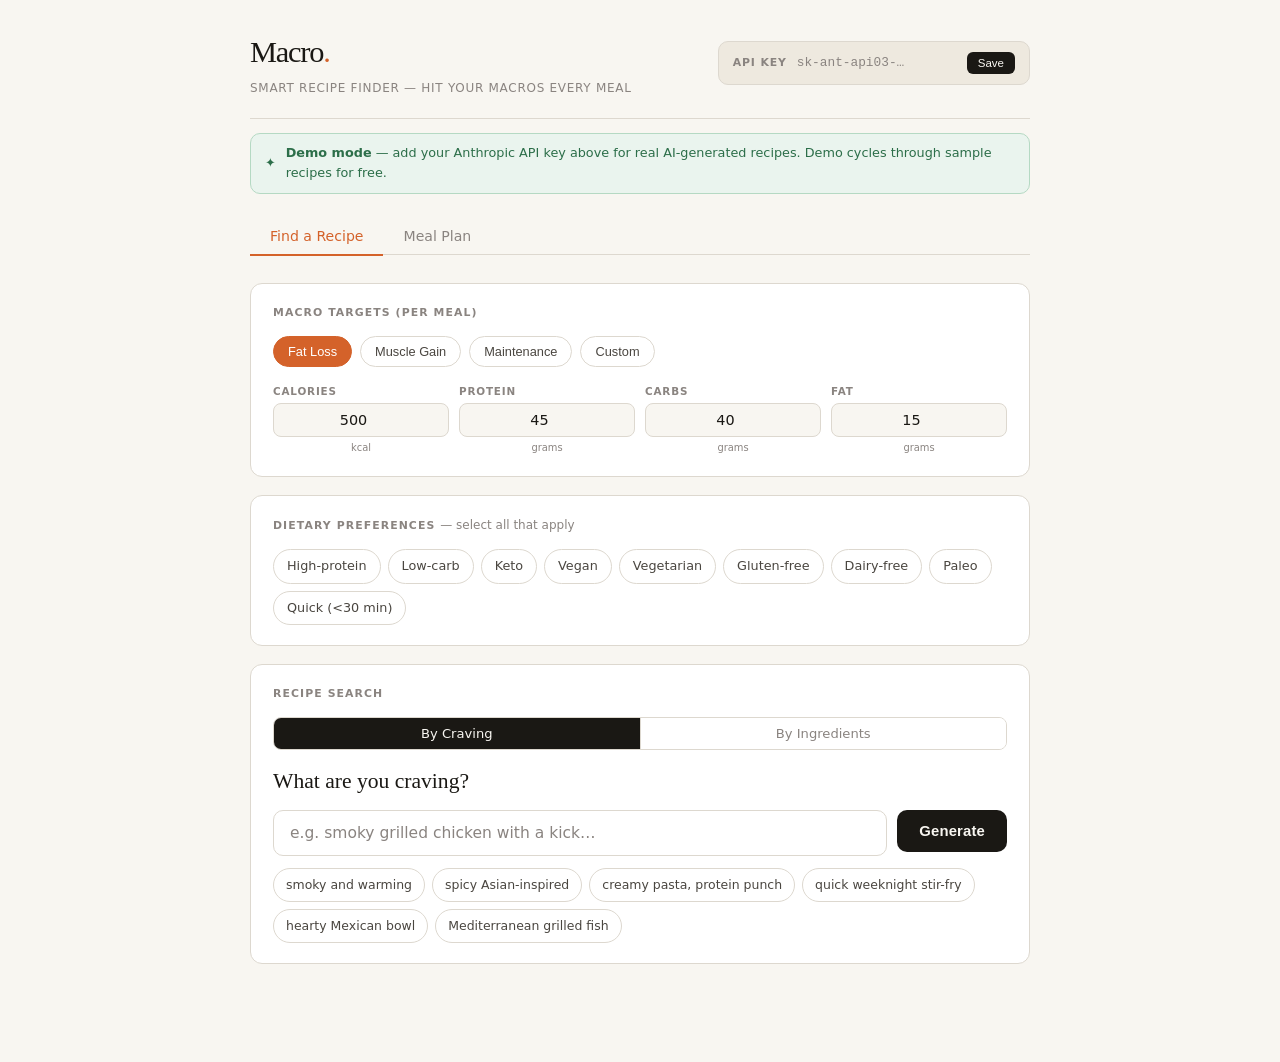
<file: index.html>
<!DOCTYPE html>
<html lang="en">
<head>
  <meta charset="UTF-8" />
  <meta name="viewport" content="width=device-width, initial-scale=1.0" />
  <title>Macro — Smart Recipe Finder</title>
  <style>
    /* ── Reset & Base ── */
    *, *::before, *::after { box-sizing: border-box; margin: 0; padding: 0; }

    :root {
      --cream:   #F8F6F1;
      --cream2:  #EEE9DF;
      --ink:     #1A1814;
      --ink2:    #4A4640;
      --ink3:    #8A8480;
      --accent:  #D4622A;
      --accent2: #F0E6D8;
      --green:   #2C6E49;
      --green2:  #EAF4EE;
      --blue:    #2563EB;
      --blue2:   #EFF6FF;
      --border:  #DDD8CF;
      --radius:  10px;
      --serif:   'Georgia', 'Times New Roman', serif;
      --sans:    system-ui, -apple-system, 'Helvetica Neue', sans-serif;
    }

    html { font-size: 16px; }
    body {
      background: var(--cream);
      color: var(--ink);
      font-family: var(--sans);
      line-height: 1.6;
      min-height: 100vh;
    }

    .page { max-width: 820px; margin: 0 auto; padding: 0 20px 80px; }

    /* ── Header ── */
    .site-header {
      display: flex;
      align-items: center;
      justify-content: space-between;
      padding: 28px 0 20px;
      border-bottom: 1.5px solid var(--border);
      margin-bottom: 0;
      gap: 16px;
      flex-wrap: wrap;
    }
    .logo { font-family: var(--serif); font-size: 1.9rem; font-weight: 400; letter-spacing: -0.04em; }
    .logo span { color: var(--accent); }
    .tagline { font-size: 0.75rem; color: var(--ink3); letter-spacing: 0.06em; text-transform: uppercase; margin-top: 2px; }

    /* ── API Key ── */
    .api-row {
      display: flex; align-items: center; gap: 10px;
      background: var(--cream2); border: 1px solid var(--border);
      border-radius: var(--radius); padding: 10px 14px;
    }
    .api-row label { font-size: 0.68rem; font-weight: 600; letter-spacing: 0.08em; text-transform: uppercase; color: var(--ink3); white-space: nowrap; }
    .api-row input[type="password"] { flex: 1; border: none; background: transparent; font-family: 'Courier New', monospace; font-size: 0.8rem; color: var(--ink2); outline: none; }
    .api-row input[type="password"]::placeholder { color: var(--ink3); }
    .api-save-btn { font-size: 0.72rem; background: var(--ink); color: var(--cream); border: none; border-radius: 6px; padding: 5px 11px; cursor: pointer; font-weight: 500; white-space: nowrap; }
    .api-save-btn:hover { background: var(--accent); }

    /* ── Demo Banner ── */
    .demo-banner {
      display: flex; align-items: center; gap: 10px;
      padding: 9px 14px; background: var(--green2);
      border: 1px solid #b5d9c3; border-radius: var(--radius);
      font-size: 0.8rem; color: var(--green);
    }
    .demo-banner strong { font-weight: 700; }
    .demo-banner.hidden { display: none; }

    /* ── Tab Navigation ── */
    .tab-nav {
      display: flex; gap: 0; border-bottom: 1.5px solid var(--border);
      margin: 24px 0 0;
    }
    .tab-btn {
      padding: 10px 20px; border: none; background: transparent;
      font-family: var(--sans); font-size: 0.88rem; font-weight: 500;
      color: var(--ink3); cursor: pointer; border-bottom: 2.5px solid transparent;
      margin-bottom: -1.5px; transition: color 0.15s, border-color 0.15s;
      white-space: nowrap;
    }
    .tab-btn:hover { color: var(--ink); }
    .tab-btn.active { color: var(--accent); border-bottom-color: var(--accent); }

    .tab-panel { display: none; padding-top: 28px; }
    .tab-panel.active { display: block; }

    /* ── Card container ── */
    .card {
      background: #fff; border: 1.5px solid var(--border);
      border-radius: 12px; padding: 20px 22px; margin-bottom: 18px;
    }
    .card-title {
      font-size: 0.68rem; text-transform: uppercase; letter-spacing: 0.1em;
      color: var(--ink3); margin-bottom: 14px; font-weight: 600;
    }

    /* ── Macro Targets ── */
    .preset-row { display: flex; gap: 8px; flex-wrap: wrap; margin-bottom: 16px; }
    .preset-btn {
      padding: 7px 14px; border: 1.5px solid var(--border); border-radius: 999px;
      font-size: 0.8rem; cursor: pointer; background: #fff; color: var(--ink2);
      font-weight: 500; transition: all 0.15s;
    }
    .preset-btn:hover { border-color: var(--accent); color: var(--accent); background: var(--accent2); }
    .preset-btn.active { border-color: var(--accent); background: var(--accent); color: #fff; }

    .macro-inputs {
      display: grid; grid-template-columns: repeat(4, 1fr); gap: 10px;
    }
    @media (max-width: 500px) { .macro-inputs { grid-template-columns: repeat(2, 1fr); } }

    .macro-input-group label {
      display: block; font-size: 0.65rem; text-transform: uppercase;
      letter-spacing: 0.08em; color: var(--ink3); margin-bottom: 4px; font-weight: 600;
    }
    .macro-input-group input {
      width: 100%; padding: 8px 10px; border: 1.5px solid var(--border);
      border-radius: 8px; font-size: 0.9rem; font-family: var(--sans);
      background: var(--cream); color: var(--ink); outline: none; text-align: center;
      transition: border-color 0.15s;
    }
    .macro-input-group input:focus { border-color: var(--accent); background: #fff; }
    .macro-input-group .unit { font-size: 0.62rem; color: var(--ink3); text-align: center; margin-top: 3px; }

    /* ── Diet Chips ── */
    .chips { display: flex; flex-wrap: wrap; gap: 7px; }
    .chip {
      padding: 6px 13px; border: 1.5px solid var(--border); border-radius: 999px;
      font-size: 0.8rem; cursor: pointer; color: var(--ink2); background: #fff;
      transition: all 0.15s; user-select: none;
    }
    .chip:hover { border-color: var(--accent); color: var(--accent); background: var(--accent2); }
    .chip.active { border-color: var(--green); background: var(--green2); color: var(--green); }

    /* ── Search Mode ── */
    .search-mode-row { display: flex; gap: 0; border: 1.5px solid var(--border); border-radius: 8px; overflow: hidden; margin-bottom: 14px; }
    .mode-btn {
      flex: 1; padding: 8px 14px; border: none; background: #fff; font-family: var(--sans);
      font-size: 0.82rem; font-weight: 500; color: var(--ink3); cursor: pointer;
      transition: all 0.15s; border-right: 1px solid var(--border);
    }
    .mode-btn:last-child { border-right: none; }
    .mode-btn.active { background: var(--ink); color: var(--cream); }

    .craving-label { font-family: var(--serif); font-size: 1.35rem; font-weight: 400; margin-bottom: 12px; }
    .search-row { display: flex; gap: 10px; }
    .craving-input {
      flex: 1; padding: 13px 16px; border: 1.5px solid var(--border);
      border-radius: var(--radius); font-size: 0.97rem; font-family: var(--sans);
      background: #fff; color: var(--ink); outline: none; transition: border-color 0.18s;
    }
    .craving-input:focus { border-color: var(--accent); }
    .craving-input::placeholder { color: var(--ink3); }

    .ingredient-area {
      width: 100%; padding: 13px 16px; border: 1.5px solid var(--border);
      border-radius: var(--radius); font-size: 0.9rem; font-family: var(--sans);
      background: #fff; color: var(--ink); outline: none; resize: vertical;
      min-height: 90px; transition: border-color 0.18s; line-height: 1.5;
    }
    .ingredient-area:focus { border-color: var(--accent); }
    .ingredient-area::placeholder { color: var(--ink3); }

    .generate-btn {
      padding: 13px 22px; background: var(--ink); color: var(--cream); border: none;
      border-radius: var(--radius); font-size: 0.93rem; font-weight: 600;
      cursor: pointer; letter-spacing: 0.01em; transition: background 0.18s, transform 0.1s;
      white-space: nowrap; align-self: flex-start;
    }
    .generate-btn:hover:not(:disabled) { background: var(--accent); }
    .generate-btn:active:not(:disabled) { transform: scale(0.98); }
    .generate-btn:disabled { opacity: 0.5; cursor: not-allowed; }

    .suggestion-chips { display: flex; flex-wrap: wrap; gap: 7px; margin-top: 12px; }
    .suggestion-chip {
      padding: 6px 12px; border: 1.5px solid var(--border); border-radius: 999px;
      font-size: 0.78rem; cursor: pointer; color: var(--ink2); background: #fff;
      transition: all 0.15s;
    }
    .suggestion-chip:hover { border-color: var(--accent); background: var(--accent2); color: var(--accent); }

    /* ── Status / Error ── */
    .status-bar {
      display: none; align-items: center; gap: 10px; padding: 13px 16px;
      border-radius: var(--radius); margin-bottom: 22px; font-size: 0.87rem;
    }
    .status-bar.loading { display: flex; background: var(--accent2); color: var(--accent); border: 1px solid #e8c5a8; }
    .status-bar.error { display: flex; background: #FDE8E8; color: #C0392B; border: 1px solid #F5C6C6; }
    .spinner { width: 17px; height: 17px; border: 2.5px solid currentColor; border-top-color: transparent; border-radius: 50%; animation: spin 0.7s linear infinite; flex-shrink: 0; }
    @keyframes spin { to { transform: rotate(360deg); } }

    /* ── Recipe Card ── */
    .recipe-card { display: none; background: #fff; border: 1.5px solid var(--border); border-radius: 14px; overflow: hidden; margin-bottom: 36px; animation: slideUp 0.35s ease; }
    .recipe-card.visible { display: block; }
    @keyframes slideUp { from { opacity: 0; transform: translateY(16px); } to { opacity: 1; transform: translateY(0); } }

    .recipe-header { padding: 26px 28px 20px; border-bottom: 1px solid var(--border); display: flex; justify-content: space-between; align-items: flex-start; gap: 14px; }
    .recipe-title-block { flex: 1; }
    .recipe-name { font-family: var(--serif); font-size: 1.8rem; font-weight: 400; line-height: 1.15; letter-spacing: -0.03em; color: var(--ink); margin-bottom: 7px; }
    .recipe-desc { font-size: 0.88rem; color: var(--ink2); line-height: 1.55; max-width: 500px; }

    .recipe-actions { display: flex; gap: 8px; flex-shrink: 0; }
    .save-btn { padding: 8px 14px; border: 1.5px solid var(--border); border-radius: 8px; background: transparent; font-size: 0.78rem; font-weight: 600; cursor: pointer; color: var(--ink2); white-space: nowrap; transition: all 0.15s; }
    .save-btn:hover { border-color: var(--green); color: var(--green); }
    .save-btn.saved { border-color: var(--green); color: var(--green); background: var(--green2); }
    .add-plan-btn { padding: 8px 14px; border: 1.5px solid var(--border); border-radius: 8px; background: transparent; font-size: 0.78rem; font-weight: 600; cursor: pointer; color: var(--ink2); white-space: nowrap; transition: all 0.15s; }
    .add-plan-btn:hover { border-color: var(--blue); color: var(--blue); background: var(--blue2); }

    /* ── Meta Row ── */
    .recipe-meta { display: flex; gap: 0; border-bottom: 1px solid var(--border); }
    .meta-item { flex: 1; padding: 12px 18px; text-align: center; border-right: 1px solid var(--border); }
    .meta-item:last-child { border-right: none; }
    .meta-label { font-size: 0.62rem; text-transform: uppercase; letter-spacing: 0.1em; color: var(--ink3); margin-bottom: 2px; }
    .meta-value { font-size: 0.92rem; font-weight: 600; color: var(--ink); }

    /* ── Macros Grid ── */
    .macros-section { padding: 20px 28px; border-bottom: 1px solid var(--border); }
    .macros-title { font-size: 0.65rem; text-transform: uppercase; letter-spacing: 0.1em; color: var(--ink3); margin-bottom: 12px; }
    .macros-grid { display: grid; grid-template-columns: 2fr 1fr 1fr 1fr; gap: 8px; }
    .macro-box { border-radius: 10px; padding: 14px 12px; text-align: center; background: var(--cream2); }
    .macro-box.hero { background: var(--accent); color: #fff; }
    .macro-num { font-family: var(--serif); font-size: 1.8rem; font-weight: 400; line-height: 1; margin-bottom: 3px; }
    .macro-box.hero .macro-num { font-size: 2.3rem; }
    .macro-unit { font-size: 0.67rem; }
    .macro-name { font-size: 0.62rem; text-transform: uppercase; letter-spacing: 0.1em; margin-top: 3px; opacity: 0.75; }
    .macro-box.hero .macro-name { opacity: 0.9; font-weight: 600; }

    /* ── Ingredients & Steps ── */
    .recipe-body { display: grid; grid-template-columns: 1fr 1.5fr; gap: 0; }
    @media (max-width: 540px) { .recipe-body { grid-template-columns: 1fr; } }
    .ingredients-section { padding: 22px 22px 26px 28px; border-right: 1px solid var(--border); }
    @media (max-width: 540px) { .ingredients-section { border-right: none; border-bottom: 1px solid var(--border); } }
    .steps-section { padding: 22px 28px 26px 22px; }
    .section-title { font-size: 0.65rem; text-transform: uppercase; letter-spacing: 0.1em; color: var(--ink3); margin-bottom: 12px; }

    .ingredients-list { list-style: none; }
    .ingredients-list li { display: flex; gap: 10px; padding: 6px 0; border-bottom: 1px solid var(--cream2); font-size: 0.86rem; line-height: 1.4; }
    .ingredients-list li:last-child { border-bottom: none; }
    .ing-amount { font-weight: 600; color: var(--ink); min-width: 58px; flex-shrink: 0; }
    .ing-item { color: var(--ink2); }

    .steps-list { list-style: none; counter-reset: step-counter; }
    .steps-list li { counter-increment: step-counter; display: flex; gap: 12px; margin-bottom: 14px; font-size: 0.86rem; line-height: 1.55; color: var(--ink2); }
    .steps-list li::before { content: counter(step-counter); display: flex; align-items: center; justify-content: center; width: 21px; height: 21px; min-width: 21px; border-radius: 50%; background: var(--ink); color: var(--cream); font-size: 0.67rem; font-weight: 700; margin-top: 2px; }

    .tags-row { padding: 14px 28px; border-top: 1px solid var(--border); display: flex; flex-wrap: wrap; gap: 6px; }
    .tag { padding: 4px 10px; border-radius: 999px; background: var(--cream2); font-size: 0.7rem; color: var(--ink2); border: 1px solid var(--border); }

    /* ── Saved Recipes ── */
    .saved-section { margin-top: 40px; }
    .saved-header { display: flex; justify-content: space-between; align-items: baseline; margin-bottom: 16px; }
    .saved-heading { font-family: var(--serif); font-size: 1.2rem; font-weight: 400; }
    .clear-btn { font-size: 0.73rem; color: var(--ink3); background: none; border: none; cursor: pointer; text-decoration: underline; }
    .clear-btn:hover { color: var(--accent); }
    .saved-grid { display: grid; grid-template-columns: repeat(auto-fill, minmax(190px, 1fr)); gap: 10px; }
    .saved-card { background: #fff; border: 1.5px solid var(--border); border-radius: 10px; padding: 14px; cursor: pointer; transition: border-color 0.15s; }
    .saved-card:hover { border-color: var(--accent); }
    .saved-card-name { font-family: var(--serif); font-size: 0.97rem; margin-bottom: 5px; color: var(--ink); }
    .saved-card-protein { font-size: 0.76rem; font-weight: 700; color: var(--accent); }
    .saved-card-meta { font-size: 0.73rem; color: var(--ink3); margin-top: 3px; }
    .empty-saved { color: var(--ink3); font-size: 0.87rem; font-style: italic; }

    /* ── Meal Plan Tab ── */
    .plan-summary {
      display: grid; grid-template-columns: repeat(4, 1fr); gap: 10px; margin-bottom: 22px;
    }
    @media (max-width: 500px) { .plan-summary { grid-template-columns: repeat(2, 1fr); } }

    .plan-macro {
      background: #fff; border: 1.5px solid var(--border); border-radius: 10px;
      padding: 14px 12px; text-align: center;
    }
    .plan-macro-label { font-size: 0.62rem; text-transform: uppercase; letter-spacing: 0.08em; color: var(--ink3); margin-bottom: 6px; }
    .plan-macro-val { font-family: var(--serif); font-size: 1.5rem; color: var(--ink); line-height: 1; }
    .plan-macro-val span { font-family: var(--sans); font-size: 0.75rem; color: var(--ink3); }
    .plan-macro-bar { height: 4px; border-radius: 2px; background: var(--cream2); margin-top: 8px; overflow: hidden; }
    .plan-macro-fill { height: 100%; border-radius: 2px; background: var(--accent); transition: width 0.4s ease; }
    .plan-macro-fill.over { background: #C0392B; }
    .plan-macro.protein-macro .plan-macro-fill { background: var(--accent); }

    .meals-grid { display: grid; grid-template-columns: 1fr 1fr; gap: 14px; margin-bottom: 28px; }
    @media (max-width: 560px) { .meals-grid { grid-template-columns: 1fr; } }

    .meal-slot {
      background: #fff; border: 1.5px solid var(--border); border-radius: 12px;
      overflow: hidden; transition: border-color 0.15s;
    }
    .meal-slot-header {
      display: flex; align-items: center; justify-content: space-between;
      padding: 12px 16px; border-bottom: 1px solid var(--border);
      background: var(--cream);
    }
    .meal-slot-name { font-size: 0.72rem; text-transform: uppercase; letter-spacing: 0.1em; font-weight: 600; color: var(--ink3); }
    .meal-slot-actions { display: flex; gap: 6px; }
    .slot-gen-btn {
      padding: 4px 10px; border: 1px solid var(--border); border-radius: 6px;
      background: #fff; font-size: 0.7rem; font-weight: 500; cursor: pointer;
      color: var(--ink2); transition: all 0.15s;
    }
    .slot-gen-btn:hover { border-color: var(--accent); color: var(--accent); background: var(--accent2); }
    .slot-remove-btn {
      padding: 4px 8px; border: 1px solid var(--border); border-radius: 6px;
      background: #fff; font-size: 0.7rem; cursor: pointer; color: var(--ink3);
      transition: all 0.15s; display: none;
    }
    .slot-remove-btn:hover { border-color: #C0392B; color: #C0392B; }
    .slot-remove-btn.visible { display: block; }

    .meal-slot-body { padding: 14px 16px; min-height: 80px; }
    .meal-empty { color: var(--ink3); font-size: 0.82rem; font-style: italic; }
    .meal-recipe-name { font-family: var(--serif); font-size: 1rem; color: var(--ink); margin-bottom: 4px; }
    .meal-recipe-macros { display: flex; gap: 10px; flex-wrap: wrap; }
    .meal-macro-tag {
      font-size: 0.72rem; font-weight: 600; padding: 2px 8px;
      border-radius: 999px; background: var(--cream2); color: var(--ink2);
    }
    .meal-macro-tag.protein { background: var(--accent2); color: var(--accent); }

    /* ── Modal (slot generation) ── */
    .modal-overlay { display: none; position: fixed; inset: 0; background: rgba(0,0,0,0.4); z-index: 100; align-items: center; justify-content: center; padding: 20px; }
    .modal-overlay.visible { display: flex; }
    .modal { background: #fff; border-radius: 14px; padding: 28px; max-width: 480px; width: 100%; max-height: 90vh; overflow-y: auto; animation: slideUp 0.25s ease; }
    .modal-title { font-family: var(--serif); font-size: 1.4rem; margin-bottom: 6px; }
    .modal-sub { font-size: 0.84rem; color: var(--ink3); margin-bottom: 20px; }
    .modal-label { font-size: 0.72rem; text-transform: uppercase; letter-spacing: 0.08em; color: var(--ink3); font-weight: 600; margin-bottom: 6px; }
    .modal-input { width: 100%; padding: 10px 13px; border: 1.5px solid var(--border); border-radius: 8px; font-size: 0.93rem; font-family: var(--sans); color: var(--ink); outline: none; margin-bottom: 16px; }
    .modal-input:focus { border-color: var(--accent); }
    .modal-actions { display: flex; gap: 10px; justify-content: flex-end; }
    .modal-cancel { padding: 9px 16px; border: 1.5px solid var(--border); border-radius: 8px; background: transparent; font-size: 0.85rem; cursor: pointer; color: var(--ink2); }
    .modal-cancel:hover { background: var(--cream2); }
    .modal-gen { padding: 9px 18px; border: none; border-radius: 8px; background: var(--ink); color: var(--cream); font-size: 0.85rem; font-weight: 600; cursor: pointer; }
    .modal-gen:hover { background: var(--accent); }
    .modal-gen:disabled { opacity: 0.5; cursor: not-allowed; }
    .modal-status { font-size: 0.82rem; color: var(--ink3); margin-bottom: 12px; display: none; }
    .modal-status.visible { display: block; }

    /* ── Misc ── */
    .separator { height: 1px; background: var(--border); margin: 24px 0; }
    .top-controls { display: flex; flex-direction: column; gap: 10px; margin-bottom: 24px; padding-top: 4px; }
  </style>
</head>
<body>
<div class="page">

  <!-- Header -->
  <header class="site-header">
    <div>
      <div class="logo">Macro<span>.</span></div>
      <div class="tagline">Smart recipe finder — hit your macros every meal</div>
    </div>
    <div class="api-row">
      <label for="apiKeyInput">API Key</label>
      <input type="password" id="apiKeyInput" placeholder="sk-ant-api03-…" autocomplete="off" />
      <button class="api-save-btn" onclick="saveApiKey()">Save</button>
    </div>
  </header>

  <!-- Demo Banner -->
  <div class="demo-banner" id="demoBanner" style="margin-top:14px">
    <span>✦</span>
    <span><strong>Demo mode</strong> — add your Anthropic API key above for real AI-generated recipes. Demo cycles through sample recipes for free.</span>
  </div>

  <!-- Tab Nav -->
  <nav class="tab-nav">
    <button class="tab-btn active" onclick="switchTab('find')">Find a Recipe</button>
    <button class="tab-btn" onclick="switchTab('plan')">Meal Plan</button>
  </nav>

  <!-- ═══════════════════════════════════════════
       TAB 1: FIND A RECIPE
       ═══════════════════════════════════════════ -->
  <div class="tab-panel active" id="tab-find">

    <!-- Macro Targets -->
    <div class="card">
      <div class="card-title">Macro Targets (per meal)</div>
      <div class="preset-row">
        <button class="preset-btn active" onclick="applyPreset('fat-loss')">Fat Loss</button>
        <button class="preset-btn" onclick="applyPreset('muscle-gain')">Muscle Gain</button>
        <button class="preset-btn" onclick="applyPreset('maintenance')">Maintenance</button>
        <button class="preset-btn" onclick="applyPreset('custom')">Custom</button>
      </div>
      <div class="macro-inputs">
        <div class="macro-input-group">
          <label>Calories</label>
          <input type="number" id="targetCalories" value="500" min="100" max="2000" oninput="onManualTarget()" />
          <div class="unit">kcal</div>
        </div>
        <div class="macro-input-group">
          <label>Protein</label>
          <input type="number" id="targetProtein" value="45" min="0" max="300" oninput="onManualTarget()" />
          <div class="unit">grams</div>
        </div>
        <div class="macro-input-group">
          <label>Carbs</label>
          <input type="number" id="targetCarbs" value="40" min="0" max="400" oninput="onManualTarget()" />
          <div class="unit">grams</div>
        </div>
        <div class="macro-input-group">
          <label>Fat</label>
          <input type="number" id="targetFat" value="15" min="0" max="200" oninput="onManualTarget()" />
          <div class="unit">grams</div>
        </div>
      </div>
    </div>

    <!-- Dietary Preferences -->
    <div class="card">
      <div class="card-title">Dietary Preferences <span style="font-weight:400;text-transform:none;letter-spacing:0;font-size:0.75rem;color:var(--ink3)">— select all that apply</span></div>
      <div class="chips" id="dietChips">
        <div class="chip" data-diet="high-protein" onclick="toggleDiet(this)">High-protein</div>
        <div class="chip" data-diet="low-carb" onclick="toggleDiet(this)">Low-carb</div>
        <div class="chip" data-diet="keto" onclick="toggleDiet(this)">Keto</div>
        <div class="chip" data-diet="vegan" onclick="toggleDiet(this)">Vegan</div>
        <div class="chip" data-diet="vegetarian" onclick="toggleDiet(this)">Vegetarian</div>
        <div class="chip" data-diet="gluten-free" onclick="toggleDiet(this)">Gluten-free</div>
        <div class="chip" data-diet="dairy-free" onclick="toggleDiet(this)">Dairy-free</div>
        <div class="chip" data-diet="paleo" onclick="toggleDiet(this)">Paleo</div>
        <div class="chip" data-diet="quick (under 30 mins)" onclick="toggleDiet(this)">Quick (&lt;30 min)</div>
      </div>
    </div>

    <!-- Search -->
    <div class="card">
      <div class="card-title">Recipe Search</div>
      <div class="search-mode-row">
        <button class="mode-btn active" id="modeCreaving" onclick="setMode('craving')">By Craving</button>
        <button class="mode-btn" id="modeIngredients" onclick="setMode('ingredients')">By Ingredients</button>
      </div>

      <div id="cravingPanel">
        <div class="craving-label">What are you craving?</div>
        <div class="search-row">
          <input type="text" class="craving-input" id="cravingInput" placeholder="e.g. smoky grilled chicken with a kick…" onkeydown="if(event.key==='Enter') generate()" />
          <button class="generate-btn" id="generateBtn" onclick="generate()">Generate</button>
        </div>
        <div class="suggestion-chips">
          <div class="suggestion-chip" onclick="fillChip('smoky and warming')">smoky and warming</div>
          <div class="suggestion-chip" onclick="fillChip('spicy Asian-inspired')">spicy Asian-inspired</div>
          <div class="suggestion-chip" onclick="fillChip('creamy pasta with a protein punch')">creamy pasta, protein punch</div>
          <div class="suggestion-chip" onclick="fillChip('quick weeknight stir-fry')">quick weeknight stir-fry</div>
          <div class="suggestion-chip" onclick="fillChip('hearty Mexican bowl')">hearty Mexican bowl</div>
          <div class="suggestion-chip" onclick="fillChip('Mediterranean grilled fish')">Mediterranean grilled fish</div>
        </div>
      </div>

      <div id="ingredientsPanel" style="display:none">
        <div class="craving-label">What's in your fridge?</div>
        <textarea class="ingredient-area" id="ingredientsInput" placeholder="e.g. chicken breast, spinach, garlic, cherry tomatoes, feta…&#10;&#10;List whatever you have and we'll build a recipe around it."></textarea>
        <div class="search-row" style="margin-top:10px">
          <div style="flex:1"></div>
          <button class="generate-btn" id="generateBtn2" onclick="generate()">Generate</button>
        </div>
      </div>
    </div>

    <!-- Status / Error -->
    <div class="status-bar" id="statusBar">
      <div class="spinner" id="spinner"></div>
      <span id="statusText">Generating your recipe…</span>
    </div>

    <!-- Recipe Card -->
    <div class="recipe-card" id="recipeCard">
      <div class="recipe-header">
        <div class="recipe-title-block">
          <div class="recipe-name" id="recipeName"></div>
          <div class="recipe-desc" id="recipeDesc"></div>
        </div>
        <div class="recipe-actions">
          <button class="add-plan-btn" onclick="addCurrentToPlan()">+ Add to Plan</button>
          <button class="save-btn" id="saveBtn" onclick="saveCurrentRecipe()">Save</button>
        </div>
      </div>

      <div class="recipe-meta">
        <div class="meta-item"><div class="meta-label">Prep</div><div class="meta-value" id="prepTime"></div></div>
        <div class="meta-item"><div class="meta-label">Cook</div><div class="meta-value" id="cookTime"></div></div>
        <div class="meta-item"><div class="meta-label">Servings</div><div class="meta-value" id="servings"></div></div>
      </div>

      <div class="macros-section">
        <div class="macros-title">Macros per serving</div>
        <div class="macros-grid">
          <div class="macro-box hero">
            <div class="macro-num" id="macroProtein">—</div>
            <div class="macro-unit">grams</div>
            <div class="macro-name">Protein</div>
          </div>
          <div class="macro-box">
            <div class="macro-num" id="macroCalories">—</div>
            <div class="macro-unit">kcal</div>
            <div class="macro-name">Calories</div>
          </div>
          <div class="macro-box">
            <div class="macro-num" id="macroCarbs">—</div>
            <div class="macro-unit">grams</div>
            <div class="macro-name">Carbs</div>
          </div>
          <div class="macro-box">
            <div class="macro-num" id="macroFat">—</div>
            <div class="macro-unit">grams</div>
            <div class="macro-name">Fat</div>
          </div>
        </div>
      </div>

      <div class="recipe-body">
        <div class="ingredients-section">
          <div class="section-title">Ingredients</div>
          <ul class="ingredients-list" id="ingredientsList"></ul>
        </div>
        <div class="steps-section">
          <div class="section-title">Method</div>
          <ol class="steps-list" id="stepsList"></ol>
        </div>
      </div>

      <div class="tags-row" id="tagsRow"></div>
    </div>

    <!-- Saved Recipes -->
    <section class="saved-section" id="savedSection" style="display:none">
      <div class="saved-header">
        <div class="saved-heading">Saved Recipes</div>
        <button class="clear-btn" onclick="clearSaved()">Clear all</button>
      </div>
      <div class="saved-grid" id="savedGrid"></div>
    </section>

  </div><!-- /tab-find -->

  <!-- ═══════════════════════════════════════════
       TAB 2: MEAL PLAN
       ═══════════════════════════════════════════ -->
  <div class="tab-panel" id="tab-plan">

    <!-- Daily macro summary -->
    <div class="plan-summary" id="planSummary">
      <div class="plan-macro protein-macro">
        <div class="plan-macro-label">Protein</div>
        <div class="plan-macro-val" id="planProteinVal">0 <span>/ <span id="planProteinTarget">—</span>g</span></div>
        <div class="plan-macro-bar"><div class="plan-macro-fill" id="planProteinBar" style="width:0%"></div></div>
      </div>
      <div class="plan-macro">
        <div class="plan-macro-label">Calories</div>
        <div class="plan-macro-val" id="planCalVal">0 <span>/ <span id="planCalTarget">—</span></span></div>
        <div class="plan-macro-bar"><div class="plan-macro-fill" id="planCalBar" style="width:0%;background:var(--blue)"></div></div>
      </div>
      <div class="plan-macro">
        <div class="plan-macro-label">Carbs</div>
        <div class="plan-macro-val" id="planCarbVal">0 <span>/ <span id="planCarbTarget">—</span>g</span></div>
        <div class="plan-macro-bar"><div class="plan-macro-fill" id="planCarbBar" style="width:0%;background:#7C3AED"></div></div>
      </div>
      <div class="plan-macro">
        <div class="plan-macro-label">Fat</div>
        <div class="plan-macro-val" id="planFatVal">0 <span>/ <span id="planFatTarget">—</span>g</span></div>
        <div class="plan-macro-bar"><div class="plan-macro-fill" id="planFatBar" style="width:0%;background:#0891B2"></div></div>
      </div>
    </div>

    <!-- Meal slots -->
    <div class="meals-grid" id="mealsGrid"></div>

    <p style="font-size:0.8rem;color:var(--ink3);text-align:center">
      Targets are the full-day totals from your macro settings × number of meals &nbsp;·&nbsp; Click <strong>Generate</strong> in any slot to create a fitting recipe
    </p>

  </div><!-- /tab-plan -->

</div><!-- /page -->

<!-- Slot Generation Modal -->
<div class="modal-overlay" id="slotModal">
  <div class="modal">
    <div class="modal-title" id="modalTitle">Generate meal</div>
    <div class="modal-sub" id="modalSub">Remaining macros will guide the recipe.</div>
    <div class="modal-label">What are you in the mood for? (optional)</div>
    <input type="text" class="modal-input" id="modalCraving" placeholder="e.g. something light and fresh…" onkeydown="if(event.key==='Enter') generateForSlot()" />
    <div class="modal-status" id="modalStatus"><span class="spinner" style="display:inline-block;vertical-align:middle;margin-right:8px"></span> Generating…</div>
    <div class="modal-actions">
      <button class="modal-cancel" onclick="closeModal()">Cancel</button>
      <button class="modal-gen" id="modalGenBtn" onclick="generateForSlot()">Generate Recipe</button>
    </div>
  </div>
</div>

<script>
/* ═══════════════════════════════════════════════════════
   STATE
   ═══════════════════════════════════════════════════════ */
let currentRecipe = null;
let activePreset  = 'fat-loss';
let searchMode    = 'craving';     // 'craving' | 'ingredients'
let activeDiets   = new Set();
let activeSlot    = null;          // index 0-4 for modal

const MEAL_SLOTS = ['Breakfast', 'Snack 1', 'Lunch', 'Snack 2', 'Dinner'];
let mealPlan = Array(5).fill(null);  // recipe or null per slot

/* ═══════════════════════════════════════════════════════
   PRESETS
   ═══════════════════════════════════════════════════════ */
const PRESETS = {
  'fat-loss':     { calories: 500,  protein: 45, carbs: 40,  fat: 15 },
  'muscle-gain':  { calories: 700,  protein: 55, carbs: 80,  fat: 22 },
  'maintenance':  { calories: 550,  protein: 40, carbs: 55,  fat: 18 },
};

function applyPreset(name) {
  activePreset = name;
  document.querySelectorAll('.preset-btn').forEach(b => b.classList.remove('active'));
  event.target.classList.add('active');
  if (name !== 'custom') {
    const p = PRESETS[name];
    document.getElementById('targetCalories').value = p.calories;
    document.getElementById('targetProtein').value  = p.protein;
    document.getElementById('targetCarbs').value    = p.carbs;
    document.getElementById('targetFat').value      = p.fat;
  }
  updatePlanTargets();
}

function onManualTarget() {
  activePreset = 'custom';
  document.querySelectorAll('.preset-btn').forEach(b => b.classList.remove('active'));
  document.querySelectorAll('.preset-btn')[3].classList.add('active');
  updatePlanTargets();
}

function getTargets() {
  return {
    calories: parseInt(document.getElementById('targetCalories').value) || 0,
    protein:  parseInt(document.getElementById('targetProtein').value)  || 0,
    carbs:    parseInt(document.getElementById('targetCarbs').value)    || 0,
    fat:      parseInt(document.getElementById('targetFat').value)      || 0,
  };
}

/* ═══════════════════════════════════════════════════════
   DIETARY PREFS
   ═══════════════════════════════════════════════════════ */
function toggleDiet(el) {
  const d = el.dataset.diet;
  if (activeDiets.has(d)) { activeDiets.delete(d); el.classList.remove('active'); }
  else                     { activeDiets.add(d);    el.classList.add('active'); }
}

/* ═══════════════════════════════════════════════════════
   TAB SWITCHING
   ═══════════════════════════════════════════════════════ */
function switchTab(name) {
  document.querySelectorAll('.tab-btn').forEach((b, i) => {
    const panels = ['find', 'plan'];
    b.classList.toggle('active', panels[i] === name);
  });
  document.querySelectorAll('.tab-panel').forEach(p => p.classList.remove('active'));
  document.getElementById('tab-' + name).classList.add('active');
  if (name === 'plan') renderMealPlan();
}

/* ═══════════════════════════════════════════════════════
   SEARCH MODE
   ═══════════════════════════════════════════════════════ */
function setMode(mode) {
  searchMode = mode;
  document.getElementById('modeCreaving').classList.toggle('active', mode === 'craving');
  document.getElementById('modeIngredients').classList.toggle('active', mode === 'ingredients');
  document.getElementById('cravingPanel').style.display    = mode === 'craving' ? '' : 'none';
  document.getElementById('ingredientsPanel').style.display = mode === 'ingredients' ? '' : 'none';
}

function fillChip(text) {
  document.getElementById('cravingInput').value = text;
  document.getElementById('cravingInput').focus();
}

/* ═══════════════════════════════════════════════════════
   STATUS HELPERS
   ═══════════════════════════════════════════════════════ */
function showLoading(msg) {
  const bar = document.getElementById('statusBar');
  bar.className = 'status-bar loading';
  document.getElementById('spinner').style.display = '';
  document.getElementById('statusText').textContent = msg || 'Generating your recipe…';
}
function showError(msg) {
  const bar = document.getElementById('statusBar');
  bar.className = 'status-bar error';
  document.getElementById('spinner').style.display = 'none';
  document.getElementById('statusText').textContent = msg;
}
function hideStatus() {
  document.getElementById('statusBar').className = 'status-bar';
}

/* ═══════════════════════════════════════════════════════
   API KEY
   ═══════════════════════════════════════════════════════ */
const apiKeyInput = document.getElementById('apiKeyInput');
const _savedKey   = localStorage.getItem('macro_api_key');
if (_savedKey) apiKeyInput.value = _savedKey;

function saveApiKey() {
  const key = apiKeyInput.value.trim();
  if (!key) return;
  localStorage.setItem('macro_api_key', key);
  const btn = document.querySelector('.api-save-btn');
  btn.textContent = 'Saved ✓';
  setTimeout(() => btn.textContent = 'Save', 1800);
  updateDemoBanner();
}

function getApiKey() { return apiKeyInput.value.trim() || localStorage.getItem('macro_api_key') || ''; }

function updateDemoBanner() {
  document.getElementById('demoBanner').classList.toggle('hidden', !!getApiKey());
}
apiKeyInput.addEventListener('input', updateDemoBanner);

/* ═══════════════════════════════════════════════════════
   DEMO RECIPES
   ═══════════════════════════════════════════════════════ */
const DEMO_RECIPES = [
  {
    name: "Smoky Chipotle Chicken Bowl",
    description: "Juicy chicken thighs charred with chipotle and smoked paprika, piled over cilantro-lime rice with pickled jalapeños and avocado crema. Bold, smoky heat balanced with cool creaminess.",
    prepTime: "12 mins", cookTime: "20 mins", servings: 2,
    ingredients: [
      { amount: "400g", item: "boneless chicken thighs" },
      { amount: "1 tbsp", item: "chipotle paste" },
      { amount: "1 tsp", item: "smoked paprika" },
      { amount: "200g", item: "cooked brown rice" },
      { amount: "1", item: "avocado" },
      { amount: "2 tbsp", item: "Greek yoghurt" },
      { amount: "1 handful", item: "fresh cilantro" },
      { amount: "2 tbsp", item: "pickled jalapeños" },
      { amount: "1", item: "lime, juiced" },
    ],
    steps: [
      "Coat chicken in chipotle paste, smoked paprika, salt and a drizzle of olive oil.",
      "Heat a cast-iron pan over high heat. Cook chicken 6–7 mins per side until charred and cooked through. Rest 5 mins, then slice.",
      "Blend avocado with Greek yoghurt, lime juice and a pinch of salt to make crema.",
      "Fluff rice with cilantro and lime zest. Divide into bowls.",
      "Top with sliced chicken, avocado crema and pickled jalapeños.",
    ],
    macros: { calories: 520, protein: 48, carbs: 38, fat: 18 },
    tags: ["high-protein", "smoky", "Mexican", "gluten-free"]
  },
  {
    name: "Spicy Asian Beef & Noodles",
    description: "Seared ground beef glazed in gochujang and soy tossed through chewy udon noodles with crispy scallions and a soft-boiled egg. Umami-rich, fiery and deeply satisfying.",
    prepTime: "10 mins", cookTime: "15 mins", servings: 2,
    ingredients: [
      { amount: "350g", item: "lean ground beef (95%)" },
      { amount: "200g", item: "udon noodles" },
      { amount: "2 tbsp", item: "gochujang paste" },
      { amount: "2 tbsp", item: "soy sauce" },
      { amount: "1 tbsp", item: "sesame oil" },
      { amount: "1 tsp", item: "fresh ginger, grated" },
      { amount: "2 cloves", item: "garlic, minced" },
      { amount: "2", item: "soft-boiled eggs" },
      { amount: "3", item: "spring onions, sliced" },
    ],
    steps: [
      "Cook udon per packet instructions. Drain and rinse.",
      "Soft-boil eggs for 6.5 mins, transfer to ice water, peel and halve.",
      "Brown beef in a hot wok over high heat, breaking apart, until caramelized — about 5 mins.",
      "Add garlic and ginger, cook 1 min. Add gochujang, soy and sesame oil. Toss to coat.",
      "Add noodles to wok and toss over high heat for 2 mins.",
      "Plate and top with egg halves, spring onions and sesame seeds.",
    ],
    macros: { calories: 590, protein: 52, carbs: 48, fat: 17 },
    tags: ["high-protein", "spicy", "Asian", "quick"]
  },
  {
    name: "Lemon-Herb Salmon with White Bean Mash",
    description: "Pan-seared salmon with a golden crust, resting on silky white bean mash with roasted garlic and fresh dill. Bright, herbaceous and loaded with protein from both fish and legumes.",
    prepTime: "10 mins", cookTime: "18 mins", servings: 2,
    ingredients: [
      { amount: "2 × 180g", item: "salmon fillets, skin-on" },
      { amount: "1 can (400g)", item: "cannellini beans, drained" },
      { amount: "3 cloves", item: "garlic" },
      { amount: "2 tbsp", item: "olive oil" },
      { amount: "1", item: "lemon, zest and juice" },
      { amount: "2 tbsp", item: "fresh dill, chopped" },
      { amount: "2 tbsp", item: "fresh parsley, chopped" },
      { amount: "60ml", item: "low-sodium chicken stock" },
    ],
    steps: [
      "Smash garlic and sauté in 1 tbsp olive oil until golden. Add beans and stock, simmer 5 mins.",
      "Mash beans roughly with a fork, stir in lemon zest and half the herbs. Season well.",
      "Pat salmon dry and season with salt and pepper.",
      "Heat remaining oil in a non-stick pan over high heat. Place salmon skin-side down, press gently, cook 4 mins. Flip, cook 2 more mins.",
      "Serve salmon over bean mash. Squeeze lemon over top, scatter remaining herbs.",
    ],
    macros: { calories: 490, protein: 46, carbs: 28, fat: 20 },
    tags: ["high-protein", "Mediterranean", "omega-3", "gluten-free"]
  },
  {
    name: "Greek Turkey Meatball Bowls",
    description: "Herb-packed turkey meatballs roasted until golden, served over lemony quinoa with cucumber, kalamata olives and a creamy tzatziki drizzle. Clean eating never tasted this good.",
    prepTime: "15 mins", cookTime: "22 mins", servings: 2,
    ingredients: [
      { amount: "450g", item: "ground turkey (lean)" },
      { amount: "1 tsp", item: "dried oregano" },
      { amount: "1 tsp", item: "garlic powder" },
      { amount: "180g", item: "cooked quinoa" },
      { amount: "150g", item: "Greek yoghurt" },
      { amount: "½", item: "cucumber, grated and squeezed" },
      { amount: "1 clove", item: "garlic, minced" },
      { amount: "½", item: "cucumber, diced (for bowl)" },
      { amount: "30g", item: "kalamata olives" },
    ],
    steps: [
      "Preheat oven to 200°C. Mix turkey with oregano, garlic powder, salt, pepper and form into 12 meatballs.",
      "Roast meatballs 20–22 mins until cooked through and golden.",
      "Make tzatziki: combine yoghurt, grated cucumber, garlic, dill, lemon juice. Season.",
      "Season quinoa with lemon zest, olive oil, salt.",
      "Assemble bowls: quinoa base, meatballs, diced cucumber, olives. Drizzle tzatziki.",
    ],
    macros: { calories: 465, protein: 50, carbs: 30, fat: 14 },
    tags: ["high-protein", "Mediterranean", "gluten-free", "meal-prep"]
  },
  {
    name: "Cottage Cheese & Egg White Scramble",
    description: "Fluffy egg whites folded through warm cottage cheese with roasted cherry tomatoes and fresh basil. A deceptively simple, incredibly protein-dense breakfast that feels indulgent.",
    prepTime: "5 mins", cookTime: "8 mins", servings: 1,
    ingredients: [
      { amount: "6", item: "egg whites" },
      { amount: "150g", item: "low-fat cottage cheese" },
      { amount: "100g", item: "cherry tomatoes" },
      { amount: "1 tbsp", item: "olive oil" },
      { amount: "1 handful", item: "fresh basil" },
      { amount: "1 slice", item: "sourdough bread (optional)" },
    ],
    steps: [
      "Halve cherry tomatoes, roast in a dry pan over medium-high heat until blistered, 3–4 mins. Set aside.",
      "Whisk egg whites with a pinch of salt.",
      "Heat olive oil in same pan over medium-low. Add egg whites, fold gently as they set.",
      "When almost set, fold in cottage cheese — it will melt slightly. Remove from heat.",
      "Top with roasted tomatoes and torn basil. Serve on toast if desired.",
    ],
    macros: { calories: 280, protein: 38, carbs: 10, fat: 8 },
    tags: ["high-protein", "quick", "breakfast", "low-carb"]
  },
];
let demoIndex = 0;

/* ═══════════════════════════════════════════════════════
   BUILD PROMPT
   ═══════════════════════════════════════════════════════ */
function buildSystemPrompt() {
  const t   = getTargets();
  const cal = t.calories, prot = t.protein, carbs = t.carbs, fat = t.fat;

  const dietList = activeDiets.size > 0 ? [...activeDiets].join(', ') : 'none specified';

  return `You are a professional chef and nutritionist who creates delicious recipes tailored to specific macro targets.
You MUST respond with ONLY valid JSON and absolutely nothing else — no markdown, no code fences, no explanation, just the raw JSON object.
The JSON must have exactly these fields:
{
  "name": string,
  "description": string (2-3 sentences, appetizing),
  "prepTime": string (e.g. "15 mins"),
  "cookTime": string (e.g. "25 mins"),
  "servings": number,
  "ingredients": [ { "amount": string, "item": string } ],
  "steps": [ string ],
  "macros": { "calories": number, "protein": number, "carbs": number, "fat": number },
  "tags": [ string ]
}

MACRO TARGETS (per serving — hit these as closely as possible):
- Calories: ~${cal} kcal (±15%)
- Protein:  ~${prot}g (this is the priority — do not go below ${Math.round(prot * 0.85)}g)
- Carbs:    ~${carbs}g (±20%)
- Fat:      ~${fat}g (±20%)

DIETARY REQUIREMENTS: ${dietList}

Rules:
- The macros in your response MUST be realistic and accurate for the ingredients listed
- Be flavor-first: bold spices, umami, smoke, acid, heat — never bland or boring
- Satisfy both the dietary requirements AND the macro targets
- tags should be 3-5 short descriptor tags`;
}

function buildUserMessage(craving, ingredients, remainingMacros) {
  if (remainingMacros) {
    const r = remainingMacros;
    const mood = craving ? ` The person is in the mood for: "${craving}".` : '';
    return `Create a recipe that fits within these REMAINING daily macro budget: ~${r.calories} kcal, ~${r.protein}g protein, ~${r.carbs}g carbs, ~${r.fat}g fat.${mood} Make it exciting and delicious.`;
  }
  if (ingredients) {
    return `Create a recipe using primarily these ingredients: ${ingredients}. Use all or most of them. Make it exciting and hit the macro targets.`;
  }
  return `Create a recipe for someone craving: "${craving}". Make it exciting, delicious, and hit the macro targets closely.`;
}

/* ═══════════════════════════════════════════════════════
   GENERATE (main)
   ═══════════════════════════════════════════════════════ */
async function generate(slotIndex, remainingMacros) {
  const isSlot      = slotIndex !== undefined;
  const craving     = isSlot
    ? document.getElementById('modalCraving').value.trim()
    : (searchMode === 'craving'
        ? document.getElementById('cravingInput').value.trim()
        : '');
  const ingredients = !isSlot && searchMode === 'ingredients'
    ? document.getElementById('ingredientsInput').value.trim()
    : '';
  const apiKey      = getApiKey();

  if (!isSlot) {
    if (searchMode === 'craving' && !craving) {
      document.getElementById('cravingInput').focus(); return;
    }
    if (searchMode === 'ingredients' && !ingredients) {
      document.getElementById('ingredientsInput').focus(); return;
    }
  }

  /* Demo mode */
  if (!apiKey) {
    if (!isSlot) {
      setBtnsDisabled(true);
      document.getElementById('recipeCard').className = 'recipe-card';
      showLoading('Loading demo recipe…');
      await delay(700);
      const recipe = DEMO_RECIPES[demoIndex % DEMO_RECIPES.length];
      demoIndex++;
      currentRecipe = recipe;
      renderRecipe(recipe);
      hideStatus();
      setBtnsDisabled(false);
    } else {
      document.getElementById('modalStatus').classList.add('visible');
      document.getElementById('modalGenBtn').disabled = true;
      await delay(700);
      const recipe = DEMO_RECIPES[demoIndex % DEMO_RECIPES.length];
      demoIndex++;
      mealPlan[slotIndex] = recipe;
      document.getElementById('modalStatus').classList.remove('visible');
      document.getElementById('modalGenBtn').disabled = false;
      closeModal();
      renderMealPlan();
    }
    return;
  }

  /* Real API call */
  const system  = buildSystemPrompt();
  const userMsg = buildUserMessage(craving, ingredients, remainingMacros);

  if (!isSlot) {
    setBtnsDisabled(true);
    document.getElementById('recipeCard').className = 'recipe-card';
    showLoading();
  } else {
    document.getElementById('modalStatus').classList.add('visible');
    document.getElementById('modalGenBtn').disabled = true;
  }

  try {
    const response = await fetch('https://api.anthropic.com/v1/messages', {
      method: 'POST',
      headers: {
        'Content-Type':      'application/json',
        'x-api-key':         apiKey,
        'anthropic-version': '2023-06-01',
        'anthropic-dangerous-direct-browser-ipc': 'true',
      },
      body: JSON.stringify({
        model: 'claude-haiku-4-5-20251001',
        max_tokens: 1200,
        system,
        messages: [{ role: 'user', content: userMsg }],
      }),
    });

    if (!response.ok) {
      const err = await response.json().catch(() => ({}));
      throw new Error(err.error?.message || `API error ${response.status}`);
    }

    const data    = await response.json();
    const raw     = data.content?.[0]?.text || '';
    const cleaned = raw.replace(/^```(?:json)?\s*/i, '').replace(/\s*```$/i, '').trim();
    const recipe  = JSON.parse(cleaned);

    if (!isSlot) {
      currentRecipe = recipe;
      renderRecipe(recipe);
      hideStatus();
    } else {
      mealPlan[slotIndex] = recipe;
      closeModal();
      renderMealPlan();
    }
  } catch (err) {
    if (!isSlot) {
      showError('Error: ' + (err.message || 'Something went wrong. Check your API key and try again.'));
    } else {
      alert('Error: ' + err.message);
    }
  } finally {
    if (!isSlot) {
      setBtnsDisabled(false);
    } else {
      document.getElementById('modalStatus').classList.remove('visible');
      document.getElementById('modalGenBtn').disabled = false;
    }
  }
}

function setBtnsDisabled(v) {
  document.getElementById('generateBtn').disabled  = v;
  document.getElementById('generateBtn2').disabled = v;
}

/* ═══════════════════════════════════════════════════════
   RENDER RECIPE
   ═══════════════════════════════════════════════════════ */
function renderRecipe(r) {
  document.getElementById('recipeName').textContent    = r.name        || 'Untitled';
  document.getElementById('recipeDesc').textContent    = r.description || '';
  document.getElementById('prepTime').textContent      = r.prepTime    || '—';
  document.getElementById('cookTime').textContent      = r.cookTime    || '—';
  document.getElementById('servings').textContent      = r.servings    || '—';
  document.getElementById('macroProtein').textContent  = r.macros?.protein  ?? '—';
  document.getElementById('macroCalories').textContent = r.macros?.calories ?? '—';
  document.getElementById('macroCarbs').textContent    = r.macros?.carbs    ?? '—';
  document.getElementById('macroFat').textContent      = r.macros?.fat      ?? '—';

  const ingList = document.getElementById('ingredientsList');
  ingList.innerHTML = '';
  (r.ingredients || []).forEach(ing => {
    const li = document.createElement('li');
    li.innerHTML = `<span class="ing-amount">${esc(ing.amount)}</span><span class="ing-item">${esc(ing.item)}</span>`;
    ingList.appendChild(li);
  });

  const stepsList = document.getElementById('stepsList');
  stepsList.innerHTML = '';
  (r.steps || []).forEach(step => {
    const li = document.createElement('li');
    li.textContent = step;
    stepsList.appendChild(li);
  });

  const tagsRow = document.getElementById('tagsRow');
  tagsRow.innerHTML = '';
  (r.tags || []).forEach(tag => {
    const span = document.createElement('span');
    span.className = 'tag';
    span.textContent = tag;
    tagsRow.appendChild(span);
  });

  const saveBtn = document.getElementById('saveBtn');
  saveBtn.textContent = 'Save';
  saveBtn.className = 'save-btn';

  document.getElementById('recipeCard').className = 'recipe-card visible';
  document.getElementById('recipeCard').scrollIntoView({ behavior: 'smooth', block: 'nearest' });
}

/* ═══════════════════════════════════════════════════════
   SAVE RECIPE
   ═══════════════════════════════════════════════════════ */
function saveCurrentRecipe() {
  if (!currentRecipe) return;
  const saved = getSavedRecipes();
  if (!saved.some(r => r.name === currentRecipe.name)) {
    saved.unshift({ ...currentRecipe, _savedAt: Date.now() });
    localStorage.setItem('macro_saved_recipes', JSON.stringify(saved));
  }
  const btn = document.getElementById('saveBtn');
  btn.textContent = 'Saved ✓';
  btn.className = 'save-btn saved';
  renderSaved();
}

function getSavedRecipes() {
  try { return JSON.parse(localStorage.getItem('macro_saved_recipes') || '[]'); }
  catch { return []; }
}

function renderSaved() {
  const recipes = getSavedRecipes();
  const section = document.getElementById('savedSection');
  const grid    = document.getElementById('savedGrid');
  if (!recipes.length) { section.style.display = 'none'; return; }
  section.style.display = '';
  grid.innerHTML = '';
  recipes.forEach(r => {
    const card = document.createElement('div');
    card.className = 'saved-card';
    card.innerHTML = `
      <div class="saved-card-name">${esc(r.name)}</div>
      <div class="saved-card-protein">${r.macros?.protein ?? '?'}g protein</div>
      <div class="saved-card-meta">${esc(r.prepTime || '')} prep · ${esc(r.cookTime || '')} cook</div>
    `;
    card.onclick = () => { currentRecipe = r; renderRecipe(r); hideStatus(); };
    grid.appendChild(card);
  });
}

function clearSaved() {
  if (!confirm('Clear all saved recipes?')) return;
  localStorage.removeItem('macro_saved_recipes');
  renderSaved();
}

/* ═══════════════════════════════════════════════════════
   ADD TO MEAL PLAN
   ═══════════════════════════════════════════════════════ */
function addCurrentToPlan() {
  if (!currentRecipe) return;
  // Find first empty slot
  const emptyIdx = mealPlan.findIndex(s => s === null);
  const slotIdx  = emptyIdx !== -1 ? emptyIdx : 0;
  mealPlan[slotIdx] = currentRecipe;
  switchTab('plan');
  renderMealPlan();
}

/* ═══════════════════════════════════════════════════════
   MEAL PLAN
   ═══════════════════════════════════════════════════════ */
function getPlanTotals() {
  return mealPlan.reduce((acc, r) => {
    if (!r) return acc;
    return {
      calories: acc.calories + (r.macros?.calories || 0),
      protein:  acc.protein  + (r.macros?.protein  || 0),
      carbs:    acc.carbs    + (r.macros?.carbs     || 0),
      fat:      acc.fat      + (r.macros?.fat       || 0),
    };
  }, { calories: 0, protein: 0, carbs: 0, fat: 0 });
}

function getDayTargets() {
  const t = getTargets();
  const n = MEAL_SLOTS.length;
  return { calories: t.calories * n, protein: t.protein * n, carbs: t.carbs * n, fat: t.fat * n };
}

function updatePlanTargets() {
  const dt = getDayTargets();
  document.getElementById('planProteinTarget').textContent = dt.protein;
  document.getElementById('planCalTarget').textContent     = dt.calories;
  document.getElementById('planCarbTarget').textContent    = dt.carbs;
  document.getElementById('planFatTarget').textContent     = dt.fat;
}

function renderMealPlan() {
  updatePlanTargets();
  const totals = getPlanTotals();
  const day    = getDayTargets();

  function setPlanMacro(valId, barId, current, target) {
    document.getElementById(valId).querySelector('span').innerHTML =
      `/ <span>${target}</span>${valId.includes('Cal') ? '' : 'g'}`;

    // Re-render the value element (simpler approach)
    const valEl = document.getElementById(valId);
    valEl.innerHTML = `${current} <span>/ ${target}${valId.includes('Cal') ? '' : 'g'}</span>`;

    const pct = target > 0 ? Math.min((current / target) * 100, 100) : 0;
    const bar = document.getElementById(barId);
    bar.style.width = pct + '%';
    bar.classList.toggle('over', current > target * 1.05);
  }

  document.getElementById('planProteinVal').innerHTML = `${totals.protein} <span>/ ${day.protein}g</span>`;
  document.getElementById('planCalVal').innerHTML     = `${totals.calories} <span>/ ${day.calories}</span>`;
  document.getElementById('planCarbVal').innerHTML    = `${totals.carbs} <span>/ ${day.carbs}g</span>`;
  document.getElementById('planFatVal').innerHTML     = `${totals.fat} <span>/ ${day.fat}g</span>`;

  function setBar(barId, current, target) {
    const pct = target > 0 ? Math.min((current / target) * 100, 100) : 0;
    const bar = document.getElementById(barId);
    bar.style.width = pct + '%';
    bar.classList.toggle('over', current > target * 1.05);
  }
  setBar('planProteinBar', totals.protein,  day.protein);
  setBar('planCalBar',     totals.calories, day.calories);
  setBar('planCarbBar',    totals.carbs,    day.carbs);
  setBar('planFatBar',     totals.fat,      day.fat);

  const grid = document.getElementById('mealsGrid');
  grid.innerHTML = '';

  MEAL_SLOTS.forEach((name, i) => {
    const recipe = mealPlan[i];
    const slot   = document.createElement('div');
    slot.className = 'meal-slot';

    const removeVisible = recipe ? 'visible' : '';
    slot.innerHTML = `
      <div class="meal-slot-header">
        <div class="meal-slot-name">${name}</div>
        <div class="meal-slot-actions">
          <button class="slot-gen-btn" onclick="openSlotModal(${i})">Generate</button>
          <button class="slot-remove-btn ${removeVisible}" onclick="removeFromPlan(${i})">Remove</button>
        </div>
      </div>
      <div class="meal-slot-body">
        ${recipe ? `
          <div class="meal-recipe-name">${esc(recipe.name)}</div>
          <div class="meal-recipe-macros">
            <span class="meal-macro-tag protein">${recipe.macros?.protein ?? '?'}g protein</span>
            <span class="meal-macro-tag">${recipe.macros?.calories ?? '?'} kcal</span>
            <span class="meal-macro-tag">${recipe.macros?.carbs ?? '?'}g carbs</span>
            <span class="meal-macro-tag">${recipe.macros?.fat ?? '?'}g fat</span>
          </div>
        ` : `<div class="meal-empty">No recipe added yet</div>`}
      </div>
    `;

    // Click on body to load recipe
    if (recipe) {
      slot.querySelector('.meal-slot-body').style.cursor = 'pointer';
      slot.querySelector('.meal-slot-body').onclick = () => {
        currentRecipe = recipe;
        switchTab('find');
        renderRecipe(recipe);
        hideStatus();
      };
    }

    grid.appendChild(slot);
  });
}

function removeFromPlan(i) {
  mealPlan[i] = null;
  renderMealPlan();
}

/* ═══════════════════════════════════════════════════════
   SLOT MODAL
   ═══════════════════════════════════════════════════════ */
function openSlotModal(i) {
  activeSlot = i;
  document.getElementById('modalTitle').textContent = `Generate ${MEAL_SLOTS[i]}`;

  // Compute remaining macros
  const remaining = getRemainingMacros(i);
  document.getElementById('modalSub').textContent =
    `Remaining budget: ~${remaining.calories} kcal · ${remaining.protein}g protein · ${remaining.carbs}g carbs · ${remaining.fat}g fat`;

  document.getElementById('modalCraving').value = '';
  document.getElementById('slotModal').classList.add('visible');
  document.getElementById('modalCraving').focus();
}

function closeModal() {
  document.getElementById('slotModal').classList.remove('visible');
  activeSlot = null;
}

function getRemainingMacros(excludeSlot) {
  const day = getDayTargets();
  const used = mealPlan.reduce((acc, r, i) => {
    if (!r || i === excludeSlot) return acc;
    return {
      calories: acc.calories + (r.macros?.calories || 0),
      protein:  acc.protein  + (r.macros?.protein  || 0),
      carbs:    acc.carbs    + (r.macros?.carbs     || 0),
      fat:      acc.fat      + (r.macros?.fat       || 0),
    };
  }, { calories: 0, protein: 0, carbs: 0, fat: 0 });

  return {
    calories: Math.max(0, day.calories - used.calories),
    protein:  Math.max(0, day.protein  - used.protein),
    carbs:    Math.max(0, day.carbs    - used.carbs),
    fat:      Math.max(0, day.fat      - used.fat),
  };
}

function generateForSlot() {
  if (activeSlot === null) return;
  const remaining = getRemainingMacros(activeSlot);
  generate(activeSlot, remaining);
}

// Close modal on overlay click
document.getElementById('slotModal').addEventListener('click', function(e) {
  if (e.target === this) closeModal();
});

/* ═══════════════════════════════════════════════════════
   UTILITY
   ═══════════════════════════════════════════════════════ */
function esc(str) {
  return String(str)
    .replace(/&/g, '&amp;')
    .replace(/</g, '&lt;')
    .replace(/>/g, '&gt;')
    .replace(/"/g, '&quot;');
}

function delay(ms) { return new Promise(r => setTimeout(r, ms)); }

/* ═══════════════════════════════════════════════════════
   INIT
   ═══════════════════════════════════════════════════════ */
updateDemoBanner();
updatePlanTargets();
renderSaved();
renderMealPlan();
</script>
</body>
</html>
</file>
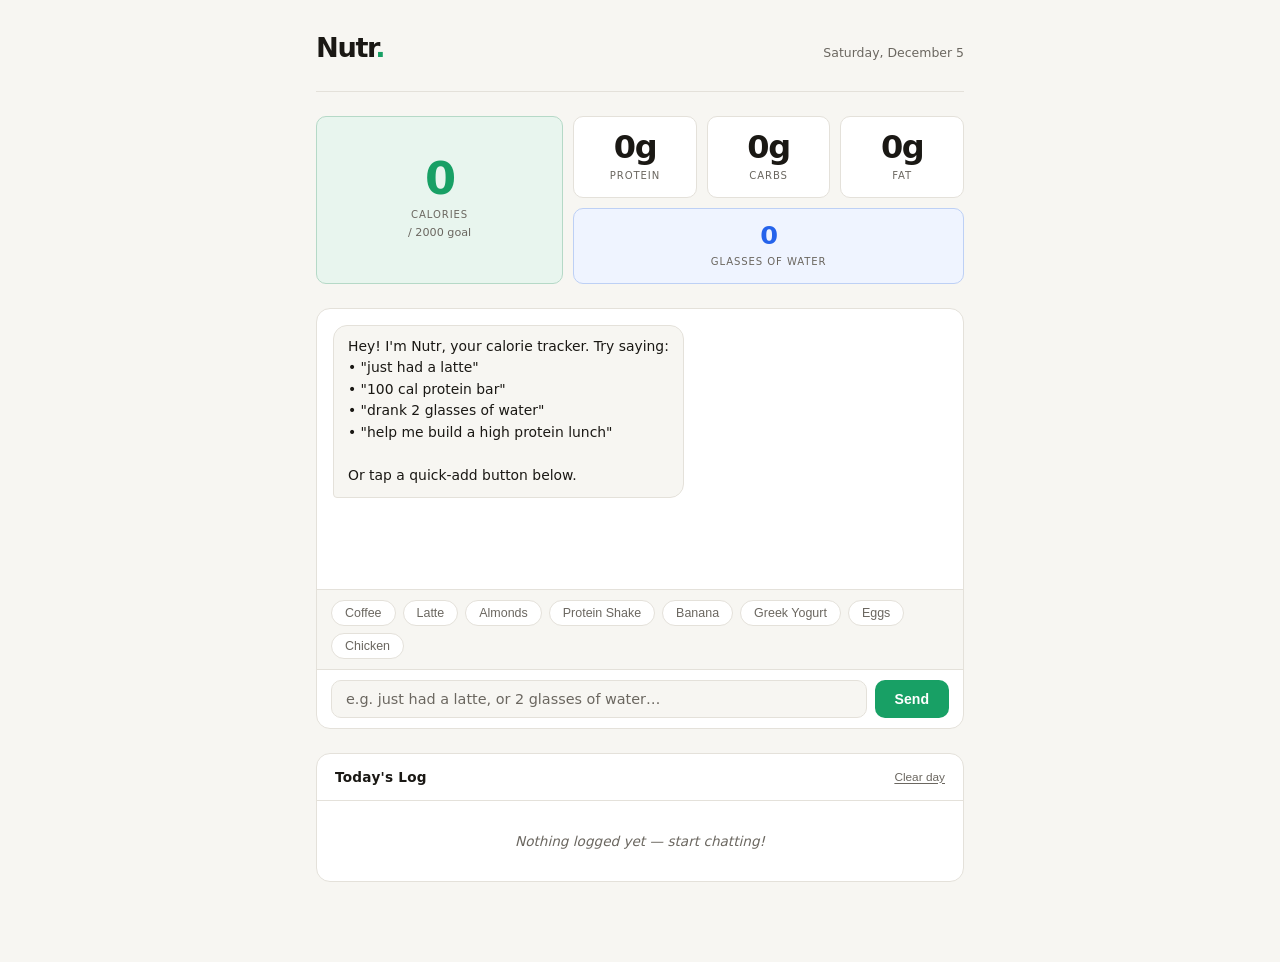
<file: calorie-tracker/index.html>
<!DOCTYPE html>
<html lang="en">
<head>
  <meta charset="UTF-8" />
  <meta name="viewport" content="width=device-width, initial-scale=1.0" />
  <title>Nutr — Calorie Tracker</title>
  <link rel="stylesheet" href="style.css" />
</head>
<body>
<div class="app">

  <!-- ── Header ── -->
  <header class="app-header">
    <div class="logo">Nutr<span>.</span></div>
    <div class="header-date" id="headerDate"></div>
  </header>

  <!-- ── Dashboard ── -->
  <section class="dashboard">
    <div class="dash-card primary" id="calCard">
      <div class="dash-value" id="dashCalories">0</div>
      <div class="dash-label">Calories</div>
      <div class="dash-goal" id="dashCalGoal">/ 2000 goal</div>
    </div>
    <div class="dash-card">
      <div class="dash-value" id="dashProtein">0g</div>
      <div class="dash-label">Protein</div>
    </div>
    <div class="dash-card">
      <div class="dash-value" id="dashCarbs">0g</div>
      <div class="dash-label">Carbs</div>
    </div>
    <div class="dash-card">
      <div class="dash-value" id="dashFat">0g</div>
      <div class="dash-label">Fat</div>
    </div>
    <div class="dash-card water">
      <div class="dash-value" id="dashWater">0</div>
      <div class="dash-label">Glasses of Water</div>
    </div>
  </section>

  <!-- ── Chat section ── -->
  <section class="chat-section">
    <!-- Message bubbles -->
    <div class="chat-messages" id="chatMessages"></div>

    <!-- Quick-add chips -->
    <div class="quick-chips" id="quickChips"></div>

    <!-- Text input -->
    <div class="chat-input-row">
      <input
        type="text"
        id="chatInput"
        class="chat-input"
        placeholder="e.g. just had a latte, or 2 glasses of water…"
        autocomplete="off"
      />
      <button class="send-btn" id="sendBtn">Send</button>
    </div>
  </section>

  <!-- ── Food Log ── -->
  <section class="log-section">
    <div class="log-header">
      <div class="log-title">Today's Log</div>
      <button class="clear-log-btn" id="clearLogBtn">Clear day</button>
    </div>
    <div class="log-list" id="logList"></div>
  </section>

</div>
<script src="script.js"></script>
</body>
</html>
</file>
<file: calorie-tracker/style.css>
/* ── Reset & Base ── */
*, *::before, *::after { box-sizing: border-box; margin: 0; padding: 0; }

:root {
  --bg:       #F7F6F2;
  --surface:  #FFFFFF;
  --border:   #E4E1DA;
  --text:     #1A1814;
  --text2:    #6B6760;
  --accent:   #18A065;   /* healthy green */
  --accent2:  #E8F5EE;
  --warn:     #D4622A;
  --warn2:    #FDF0E8;
  --blue:     #2563EB;
  --blue2:    #EFF4FF;
  --radius:   10px;
  --sans:     system-ui, -apple-system, 'Helvetica Neue', sans-serif;
}

html { font-size: 16px; }
body {
  background: var(--bg);
  color: var(--text);
  font-family: var(--sans);
  line-height: 1.5;
  min-height: 100vh;
}

/* ── App shell ── */
.app {
  max-width: 680px;
  margin: 0 auto;
  padding: 0 16px 80px;
}

/* ── Header ── */
.app-header {
  display: flex;
  align-items: baseline;
  justify-content: space-between;
  padding: 28px 0 22px;
  border-bottom: 1.5px solid var(--border);
  margin-bottom: 24px;
}
.logo {
  font-size: 1.7rem;
  font-weight: 800;
  letter-spacing: -0.05em;
}
.logo span { color: var(--accent); }
.header-date {
  font-size: 0.78rem;
  color: var(--text2);
}

/* ── Dashboard ── */
.dashboard {
  display: grid;
  grid-template-columns: 2fr 1fr 1fr 1fr;
  grid-template-rows: auto auto;
  gap: 10px;
  margin-bottom: 24px;
}

.dash-card {
  background: var(--surface);
  border: 1.5px solid var(--border);
  border-radius: var(--radius);
  padding: 14px 16px;
  text-align: center;
}

/* Calories — tall hero card on the left */
.dash-card.primary {
  grid-column: 1;
  grid-row: 1 / span 2;
  display: flex;
  flex-direction: column;
  align-items: center;
  justify-content: center;
  background: var(--accent2);
  border-color: #b5d9c7;
  transition: background 0.3s, border-color 0.3s;
}
.dash-card.primary.over-goal {
  background: var(--warn2);
  border-color: #f5c6a0;
}

/* Water — spans the bottom-right 3 columns */
.dash-card.water {
  grid-column: 2 / span 3;
  background: var(--blue2);
  border-color: #bdd0f5;
}

.dash-value {
  font-size: 2rem;
  font-weight: 700;
  letter-spacing: -0.04em;
  line-height: 1;
}
.dash-card.primary .dash-value  { font-size: 2.8rem; color: var(--accent); }
.dash-card.primary.over-goal .dash-value { color: var(--warn); }
.dash-card.water .dash-value    { font-size: 1.6rem; color: var(--blue); }

.dash-label {
  font-size: 0.63rem;
  text-transform: uppercase;
  letter-spacing: 0.09em;
  color: var(--text2);
  margin-top: 5px;
}
.dash-goal {
  font-size: 0.7rem;
  color: var(--text2);
  margin-top: 3px;
}

/* ── Chat section ── */
.chat-section {
  background: var(--surface);
  border: 1.5px solid var(--border);
  border-radius: 14px;
  overflow: hidden;
  margin-bottom: 24px;
}

/* Scrollable message area */
.chat-messages {
  height: 280px;
  overflow-y: auto;
  padding: 16px;
  display: flex;
  flex-direction: column;
  gap: 10px;
  scroll-behavior: smooth;
}

/* Individual bubble */
.chat-msg {
  max-width: 84%;
  padding: 10px 14px;
  border-radius: 14px;
  font-size: 0.87rem;
  line-height: 1.55;
  word-break: break-word;
}
.chat-msg.bot {
  background: var(--bg);
  border: 1px solid var(--border);
  align-self: flex-start;
  border-bottom-left-radius: 4px;
  color: var(--text);
}
.chat-msg.user {
  background: var(--accent);
  color: #fff;
  align-self: flex-end;
  border-bottom-right-radius: 4px;
}

/* ── Quick chips ── */
.quick-chips {
  display: flex;
  flex-wrap: wrap;
  gap: 7px;
  padding: 10px 14px;
  border-top: 1px solid var(--border);
  background: var(--bg);
}
.chip {
  padding: 5px 13px;
  border: 1.5px solid var(--border);
  border-radius: 999px;
  background: var(--surface);
  font-size: 0.78rem;
  color: var(--text2);
  cursor: pointer;
  transition: border-color 0.15s, color 0.15s, background 0.15s;
  user-select: none;
}
.chip:hover {
  border-color: var(--accent);
  color: var(--accent);
  background: var(--accent2);
}

/* ── Chat input row ── */
.chat-input-row {
  display: flex;
  gap: 8px;
  padding: 10px 14px;
  border-top: 1px solid var(--border);
}
.chat-input {
  flex: 1;
  padding: 10px 14px;
  border: 1.5px solid var(--border);
  border-radius: var(--radius);
  font-size: 0.9rem;
  font-family: var(--sans);
  color: var(--text);
  background: var(--bg);
  outline: none;
  transition: border-color 0.15s, background 0.15s;
}
.chat-input:focus   { border-color: var(--accent); background: #fff; }
.chat-input::placeholder { color: var(--text2); }
.send-btn {
  padding: 10px 20px;
  background: var(--accent);
  color: #fff;
  border: none;
  border-radius: var(--radius);
  font-size: 0.88rem;
  font-weight: 600;
  cursor: pointer;
  white-space: nowrap;
  transition: background 0.15s;
}
.send-btn:hover { background: #147a50; }

/* ── Log section ── */
.log-section {
  background: var(--surface);
  border: 1.5px solid var(--border);
  border-radius: 14px;
  overflow: hidden;
}
.log-header {
  display: flex;
  justify-content: space-between;
  align-items: center;
  padding: 13px 18px;
  border-bottom: 1px solid var(--border);
}
.log-title {
  font-weight: 600;
  font-size: 0.85rem;
  letter-spacing: 0.02em;
}
.clear-log-btn {
  font-size: 0.74rem;
  color: var(--text2);
  background: none;
  border: none;
  cursor: pointer;
  text-decoration: underline;
  text-underline-offset: 2px;
}
.clear-log-btn:hover { color: var(--warn); }

.log-list { padding: 4px 0; }
.log-empty {
  padding: 26px 18px;
  color: var(--text2);
  font-size: 0.85rem;
  font-style: italic;
  text-align: center;
}

.log-item {
  display: flex;
  align-items: center;
  gap: 10px;
  padding: 10px 18px;
  border-bottom: 1px solid var(--border);
  font-size: 0.85rem;
  transition: background 0.12s;
}
.log-item:last-child { border-bottom: none; }
.log-item:hover      { background: var(--bg); }

.log-item-left  { flex: 1; display: flex; flex-direction: column; gap: 2px; }
.log-food-name  { font-weight: 600; color: var(--text); }
.log-time       { font-size: 0.7rem; color: var(--text2); }

.log-item-right { text-align: right; display: flex; flex-direction: column; gap: 2px; }
.log-cal        { font-weight: 700; font-size: 0.92rem; }
.log-macros     { font-size: 0.68rem; color: var(--text2); }

/* Delete button — only visible on hover */
.log-delete {
  width: 22px;
  height: 22px;
  border: none;
  background: none;
  color: var(--text2);
  font-size: 1.1rem;
  cursor: pointer;
  border-radius: 50%;
  display: flex;
  align-items: center;
  justify-content: center;
  opacity: 0;
  transition: opacity 0.15s, background 0.15s, color 0.15s;
  flex-shrink: 0;
}
.log-item:hover .log-delete        { opacity: 1; }
.log-delete:hover                  { background: var(--warn2); color: var(--warn); }

/* ── Responsive ── */
@media (max-width: 500px) {
  .dashboard {
    grid-template-columns: 1fr 1fr 1fr;
  }
  .dash-card.primary {
    grid-column: 1 / span 3;
    grid-row: 1;
    flex-direction: row;
    gap: 12px;
    padding: 16px 20px;
  }
  .dash-card.water {
    grid-column: 1 / span 3;
  }
}
</file>
